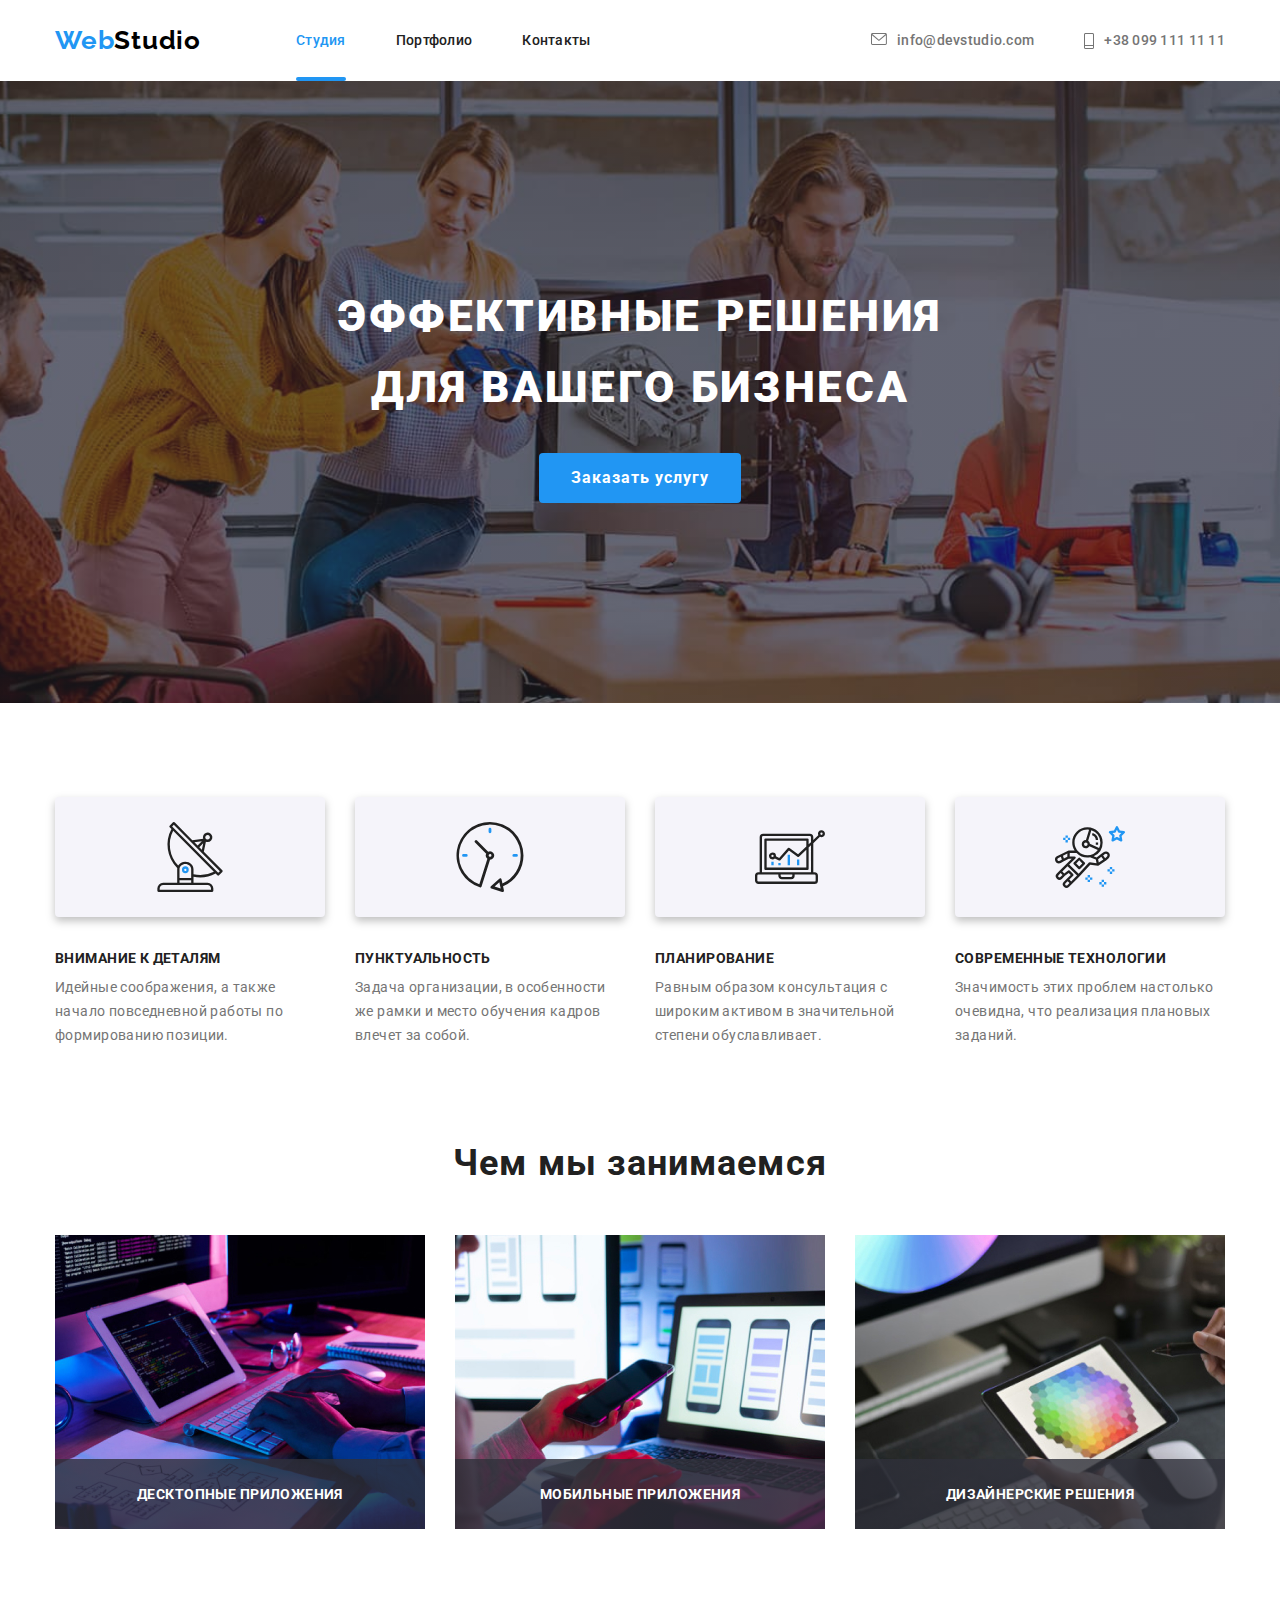
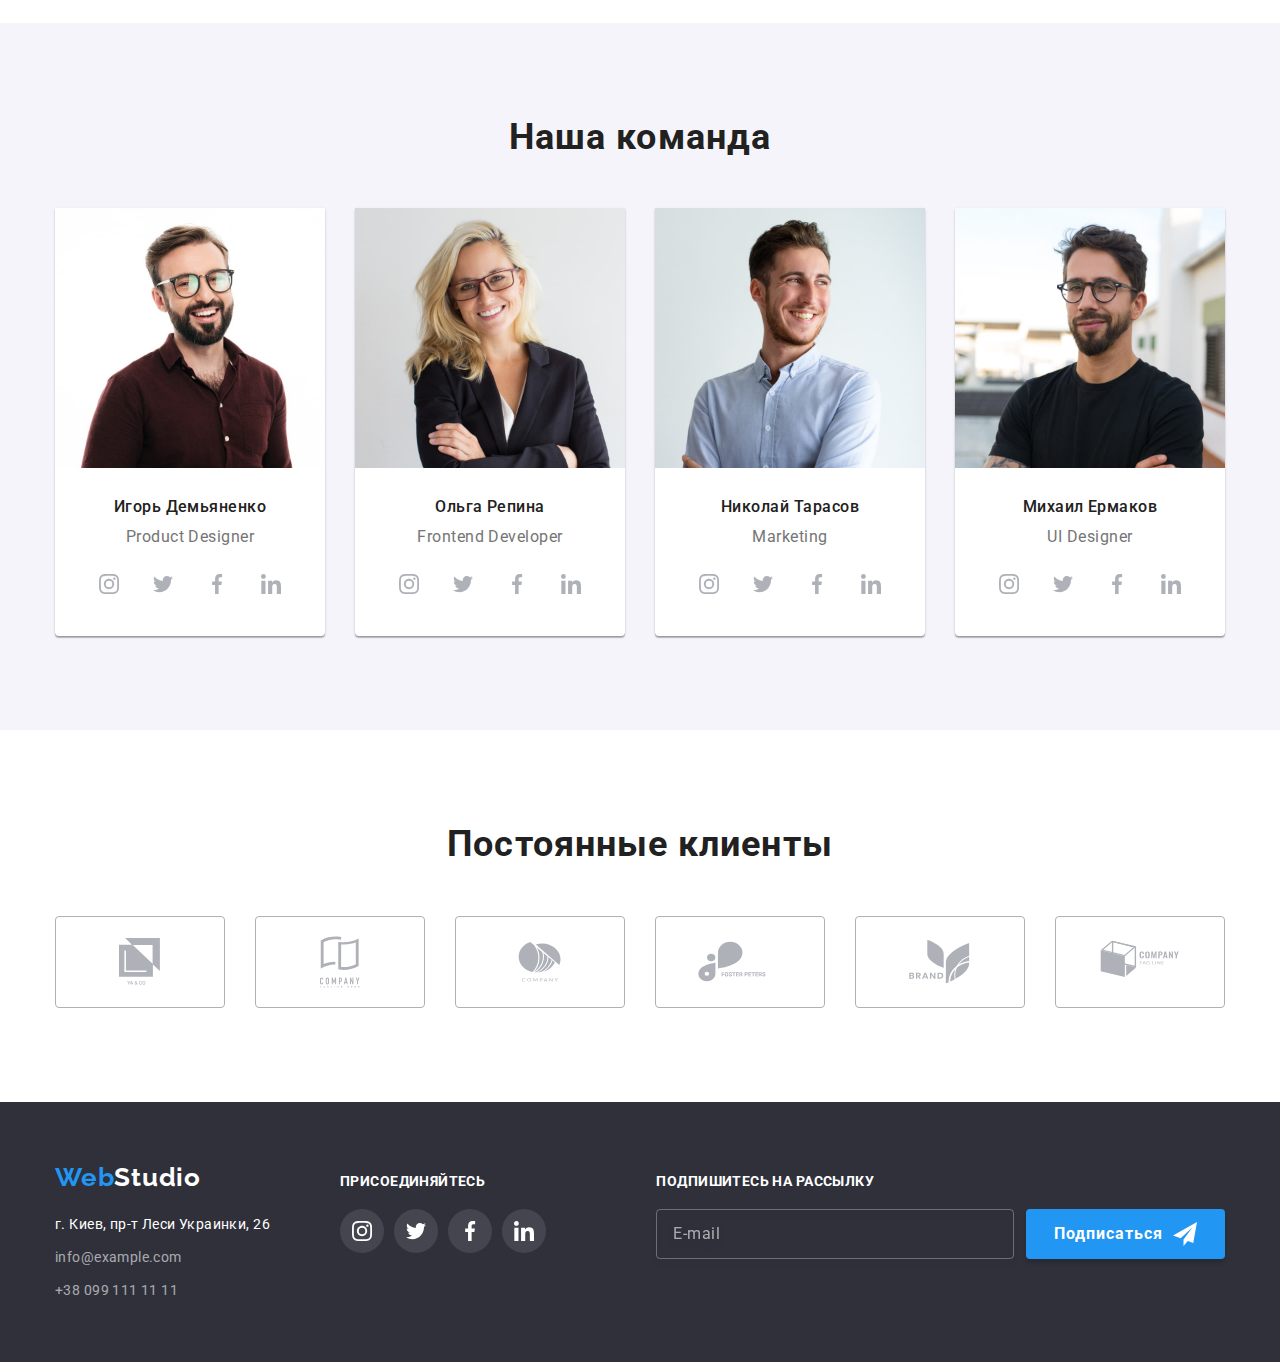
<file: index.html>
<!DOCTYPE html>
<html lang="ru">
<head>

    <meta charset="UTF-8">
    <meta http-equiv="X-UA-Compatible" content="IE=edge">
    <meta name="viewport" content="width=device-width, initial-scale=1.0" />
    <title>Web Studio</title> 
    <link rel="preconnect" href="https://fonts.googleapis.com">
    <link rel="preconnect" href="https://fonts.gstatic.com" crossorigin>
    <link href="https://fonts.googleapis.com/css2?family=Raleway:wght@700&family=Roboto:wght@400;500;700;900&display=swap" rel="stylesheet">
   <link rel="stylesheet" href="./css/modern-normalize.css">
    <link rel="stylesheet" href="./css/main.min.css">
    
</head>
<body>
    <header class="page-header page-header--none-border">
        <div class="container page-header-main-nav">
   
        <a class="page-header__logo" href="./index.html">
      <span class="page-header__logo--color">Web</span>Studio
        </a>
       <nav class="page-header-site-nav">
    <ul class="page-header-site-nav__list list">
        <li class="page-header-site-nav__item"><a href="./index.html" class="page-header-site-nav__link--current">Студия</a></li>
        <li class="page-header-site-nav__item"><a href="./portfolio.html" class="page-header-site-nav__link">Портфолио</a></li>
        <li class="page-header-site-nav__item"><a href="" class="page-header-site-nav__link">Контакты</a></li>

        </ul> 
         </nav>

          <ul class="page-header-site-nav-contacts__list list">
        <li class="page-header-site-nav-contacts__item"><a href="mailto:info@devstudio.com" class="page-header-site-nav-contacts__link"> 
            <svg width="16" height="12" class="page-header-site-nav__icon--mail">
                <use href="./images/icons.svg#icon-email"></use>
            </svg> info@devstudio.com
            
        </a></li>
        <li class="page-header-site-nav-contacts__item"><a href="tel:+380991111111" class="page-header-site-nav-contacts__link">
            <svg width="10" height="16" class="page-header-site-nav__icon--phone">
                <use href="./images/icons.svg#icon-phone"></use>
            </svg>
            +38 099 111 11 11</a></li>
    </ul>

         <button type="button" 
        class="page-header-menu__button-open" data-menu-button>
            <svg 
            width="40" 
            height="40"
            aria-label="Переключатель мобильного меню">
                <use class="page-header__icon-menu" href="./images/icons.svg#icon-menu"></use>
            </svg>
        </button>

        </div>

        
        <div class="page-header-mobile-menu" data-menu>
              <div class="page-header-mobile-menu-container">
                <div class="page-header-mobile-menu-top">
 <button type="button" 
        class="page-header-menu__button-close" data-menu-close>
            <svg 
            width="40" 
            height="40"
            aria-label="Переключатель мобильного меню">
                <use class="page-header__icon-menu-close" href="./images/icons.svg#icon-menu-close"></use>
                
              </svg>
        </button>
             <nav class="page-header-mobile-site-nav">
    <ul class="page-header-mobile-site-nav__list list">
        <li class="page-header-mobile-site-nav__item"><a href="./index.html" class="page-header-mobile-site-nav__link--current">Студия</a></li>
        <li class="page-header-mobile-site-nav__item"><a href="./portfolio.html" class="page-header-mobile-site-nav__link">Портфолио</a></li>
        <li class="page-header-mobile-site-nav__item"><a href="" class="page-header-mobile-site-nav__link">Контакты</a></li>

        </ul> 
         </nav>
                </div>
           <div class="page-header-mobile-menu-bottom">
<ul class="page-header-mobile-site-nav-contacts__list list">
 <li class="page-header-mobile-site-nav-contacts__item"><a href="tel:+380991111111" class="page-header-mobile-site-nav-contacts__link--phone">
            +38 099 111 11 11</a></li>
        <li class="page-header-mobile-site-nav-contacts__item"><a href="mailto:info@devstudio.com" class="page-header-mobile-site-nav-contacts__link"> 
            info@devstudio.com
            
        </a></li>  
    </ul>

    <ul class="page-header-mobile-site-nav-socials__list list">
    <li class="page-header-mobile-site-nav-socials__item"><a class="page-header-mobile-site-nav-socials__link" href="#">Instagram</a></li>
    <li class="page-header-mobile-site-nav-socials__item"><a class="page-header-mobile-site-nav-socials__link" href="#">Twitter</a></li>
    <li class="page-header-mobile-site-nav-socials__item"><a class="page-header-mobile-site-nav-socials__link" href="#">Facebook</a></li>
    <li class="page-header-mobile-site-nav-socials__item"><a class="page-header-mobile-site-nav-socials__link" href="#">LinkedIn</a></li>
    </ul>

</div>
   
    </div>
   </div>
        
    </header>

<main>
    
    <section class="hero">
        <h1 class="hero__title">Эффективные решения Для вашего бизнеса</h1>
        <button data-modal-open type="button" class="hero__button">Заказать услугу</button>
    </section>

    

    <section class="features">
        <div class="container">
    <h2 class="visually-hidden">Наши преимущества</h2>

<ul class="list features__list">
    <li class="features__item">
        <svg class="features__icon">
            <use href="./images/icons.svg#icon-antena"></use>
        </svg>
        <h3 class="features__title">Внимание к деталям</h3>
        <p class="features__text">Идейные соображения, а также начало повседневной работы по формированию позиции.</p>
    </li>
    
    <li class="features__item">
        <svg class="features__icon">
            <use href="./images/icons.svg#icon-clock"></use>
        </svg>
        <h3 class="features__title">Пунктуальность</h3>
        <p class="features__text">Задача организации, в особенности же рамки и место обучения кадров влечет за собой.</p>
    </li>

    <li class="features__item">
       <svg class="features__icon">
           <use href="./images/icons.svg#icon-diagram"></use>
       </svg>
        <h3 class="features__title">Планирование</h3>
        <p class="features__text">Равным образом консультация с широким активом в значительной степени обуславливает.</p>
    </li>

    <li class="features__item">
        <svg class="features__icon">
            <use href="./images/icons.svg#icon-astronaut"></use>
        </svg>
        <h3 class="features__title">Современные технологии</h3>
        <p class="features__text">Значимость этих проблем настолько очевидна, что реализация плановых заданий.</p>
    </li>

</ul>
        </div>
    </section>


    <section class="activites">
        <div class="container">
        <h2 class="activites__title">Чем мы занимаемся</h2>
<ul class="list activites__list">
        <li class="activites__item">
            <img srcset="
           ./images/box1-370.jpg 1x,
            ./images/box1-740.jpg 2x
           "
            src="./images/box1-370.jpg" width="370" height="295" alt="Програмирование">
     <p class="activites__text">Десктопные приложения</p>
        </li>
        <li class="activites__item">
           <img srcset="
           ./images/box2-370.jpg 1x,
            ./images/box2-740.jpg 2x
           "
           src="./images/box2-370.jpg" width="370" alt="Маркетинг">
        <p class="activites__text">Мобильные приложения</p>
        </li>
        <li class="activites__item">
            <img srcset="
           ./images/box3-370.jpg 1x,
            ./images/box3-740.jpg 2x
           "
            src="./images/box3-370.jpg" width="370" height="295" alt="Графический дизайн">
        <p class="activites__text">Дизайнерские решения</p>
        </li>
</ul>
        </div>
    </section>


    <section class="crew">
        <div class="container">
        <h2 class="crew__title">Наша команда</h2>
    <ul class=" crew__list list">
        <li class="crew__item"> 
            <picture>
                <source
                srcset="
                ./images/crew1-270.jpg 1x,
                ./images/crew1-540.jpg 2x
                "
                media="(min-width: 1200px)"
                />
                <source
                srcset="
                ./images/crew1-354.jpg 1x,
                ./images/crew1-708.jpg 2x
                "
                media="(min-width: 768px)"
                />
                <source
                srcset="
                ./images/crew1-450.jpg 1x,
                ./images/crew1-900.jpg 2x
                "
                media="(max-width: 767px)"
                />
                <img src="./images/crew1-900.jpg" alt="Игорь Демьяненко Product Designer">
            </picture>
            
            <div class="crew__content">
            <h3 class="crew__name">Игорь Демьяненко</h3> 
            <p class="crew__text">Product Designer</p>
            <ul class="list crew__link__list">
            <li  class="crew__link__item"><a class="crew__link" href="#">
                <svg class="crew__icon">
                    <use href="./images/icons.svg#icon-instagram"></use>
                </svg>
            </a>
            </li>
            <li class="crew__link__item"><a class="crew__link" href="#">
                <svg class="crew__icon">
                    <use href="./images/icons.svg#icon-twitter"></use>
                </svg>
            </a>
            </li>
            <li class="crew__link__item"><a class="crew__link" href="#">
                <svg class="crew__icon">
                    <use href="./images/icons.svg#icon-facebook"></use>
                </svg>
            </a>
            </li>
            <li class="crew__link__item"><a class="crew__link" href="#">
                <svg class="crew__icon">
                    <use href="./images/icons.svg#icon-linkedin"></use>
                </svg>
            </a>
            </li>
            </ul>
            </div>
        

        <li class="crew__item">
            <picture>
                <source
                srcset="
                ./images/crew2-270.jpg 1x,
                ./images/crew2-540.jpg 2x
                "
                media="(min-width: 1200px)"
                />
                <source
                srcset="
                ./images/crew2-354.jpg 1x,
                ./images/crew2-708.jpg 2x
                "
                media="(min-width: 768px)"
                />
                <source
                srcset="
                ./images/crew2-450.jpg 1x,
                ./images/crew2-900.jpg 2x
                "
                media="(max-width: 767px)"
                />
                <img src="./images/crew2-900.jpg" alt="Ольга Репина Frontend Developer">
            </picture>
            <div class="crew__content">
            <h3 class="crew__name">Ольга Репина</h3>
            <p class="crew__text">Frontend Developer</p>
                <ul class="list crew__link__list">
            <li class="crew__link__item"><a class="crew__link" href="#">
                <svg class="crew__icon">
                    <use href="./images/icons.svg#icon-instagram"></use>
                </svg>
            </a>
            </li>
            <li class="crew__link__item"><a class="crew__link" href="#">
                <svg class="crew__icon">
                    <use href="./images/icons.svg#icon-twitter"></use>
                </svg>
            </a>
            </li>
            <li class="crew__link__item"><a class="crew__link" href="#">
                <svg class="crew__icon">
                    <use href="./images/icons.svg#icon-facebook"></use>
                </svg>
            </a>
            </li>
            <li class="crew__link__item"><a class="crew__link" href="#">
                <svg class="crew__icon">
                    <use href="./images/icons.svg#icon-linkedin"></use>
                </svg>
            </a>
            </li>
            </ul>
            </div>
        </li>

        <li class="crew__item">
            <picture>
                <source
                srcset="
                ./images/crew3-270.jpg 1x,
                ./images/crew3-540.jpg 2x
                "
                media="(min-width: 1200px)"
                />
                <source
                srcset="
                ./images/crew3-354.jpg 1x,
                ./images/crew3-708.jpg 2x
                "
                media="(min-width: 768px)"
                />
                <source
                srcset="
                ./images/crew3-450.jpg 1x,
                ./images/crew3-900.jpg 2x
                "
                media="(max-width: 767px)"
                />
                <img src="./images/crew3-900.jpg" alt="Николай Тарасов Marketing">
            </picture>
            <div class="crew__content">
                <h3 class="crew__name">Николай Тарасов</h3>
                <p class="crew__text">Marketing</p>
<ul class="list crew__link__list">
            <li class="crew__link__item"><a class="crew__link" href="#">
                <svg class="crew__icon">
                    <use href="./images/icons.svg#icon-instagram"></use>
                </svg>
            </a>
            </li>
            <li class="crew__link__item"><a class="crew__link" href="#">
                <svg class="crew__icon">
                    <use href="./images/icons.svg#icon-twitter"></use>
                </svg>
            </a>
            </li>
            <li class="crew__link__item"><a class="crew__link" href="#">
                <svg class="crew__icon">
                    <use href="./images/icons.svg#icon-facebook"></use>
                </svg>
            </a>
            </li>
            <li class="crew__link__item"><a class="crew__link" href="#">
                <svg class="crew__icon">
                    <use href="./images/icons.svg#icon-linkedin"></use>
                </svg>
            </a>
            </li>
            </ul>
            </div>
        </li>
        
        <li class="crew__item">
            <picture>
                <source
                srcset="
                ./images/crew4-270.jpg 1x,
                ./images/crew4-540.jpg 2x
                "
                media="(min-width: 1200px)"
                />
                <source
                srcset="
                ./images/crew4-354.jpg 1x,
                ./images/crew4-708.jpg 2x
                "
                media="(min-width: 768px)"
                />
                <source
                srcset="
                ./images/crew4-450.jpg 1x,
                ./images/crew4-900.jpg 2x
                "
                media="(max-width: 767px)"
                />
                <img src="./images/crew4-900.jpg" alt="Михаил Ермаков UI Designer">
            </picture>
            <div class="crew__content">
                <h3 class="crew__name">Михаил Ермаков</h3>
                <p class="crew__text">UI Designer</p>
<ul class="list crew__link__list">
            <li class="crew__link__item"><a class="crew__link" href="#">
                <svg class="crew__icon">
                    <use href="./images/icons.svg#icon-instagram"></use>
                </svg>
            </a>
            </li>
            <li class="crew__link__item"><a class="crew__link" href="#">
                <svg class="crew__icon">
                    <use href="./images/icons.svg#icon-twitter"></use>
                </svg>
            </a>
            </li>
            <li class="crew__link__item"><a class="crew__link" href="#">
                <svg class="crew__icon">
                    <use href="./images/icons.svg#icon-facebook"></use>
                </svg>
            </a>
            </li>
            <li class="crew__link__item"><a class="crew__link" href="#">
                <svg class="crew__icon">
                    <use href="./images/icons.svg#icon-linkedin"></use>
                </svg>
            </a>
            </li>
            </ul>
                </div>
        </li>
    </ul>
    </div>
    </section>

    <section class="clients">
        <div class="container">
            <h2 class="clients__title">Постоянные клиенты</h2>
            <ul class="list clients__list">
                <li class="clients__item"><a class="clients__link" href="#">
                    <svg width="41" height="47" class="clients__icon">
                        <use href="./images/icons.svg#icon-client1"></use>
                    </svg>
                </a></li>
                <li class="clients__item"><a class="clients__link" href="#">
                    <svg width="40" height="52" class="clients__icon">
                        <use href="./images/icons.svg#icon-client2"></use>
                    </svg>
                </a></li>
                <li class="clients__item"><a class="clients__link" href="#">
                    <svg width="43" height="41" class="clients__icon">
                        <use href="./images/icons.svg#icon-client3"></use>
                    </svg>
                </a></li>
                <li class="clients__item"><a class="clients__link" href="#">
                    <svg width="84" height="41" class="clients__icon">
                        <use href="./images/icons.svg#icon-client4"></use>
                    </svg>
                </a></li>
                <li class="clients__item"><a class="clients__link" href="#">
                    <svg width="63" height="45" class="clients__icon">
                        <use href="./images/icons.svg#icon-client5"></use>
                    </svg>
                </a></li>
                <li class="clients__item"><a class="clients__link" href="#">
                    <svg width="94" height="44" class="clients__icon">
                        <use href="./images/icons.svg#icon-client6"></use>
                    </svg>
                </a></li>
            </ul>
        </div>
    </section>

</main>

   <footer class="page-footer">
        <div class="container page-footer__container">
            <div class="page-footer__column">
        <a class="page-footer__logo" href="./index.html"><span class="page-footer__logo--color" >Web</span>Studio</a>

        <address style="font-style:normal;">
        <ul class="list footer-list">
    <li class="page-footer__link__item">
       <a class="page-footer__adress" href="https://goo.gl/maps/MrdQJycXRBSHevHh7" target="_blank" rel="noopener nofollow noreferrer"> г. Киев, пр-т Леси Украинки, 26</a>
    </li>
        
    <li class="page-footer__link__item">
       <a class="page-footer__link" href="mailto:info@example.com">info@example.com</a>
    </li>

    <li class="page-footer__link__item">
       <a class="page-footer__link" href="tel:+380991111111">+38 099 111 11 11</a>
    </li>
</ul>

</address>
            </div>
<div class="page-footer__column">
    <p class="page-footer-socials__text">Присоединяйтесь</p>
    <ul class="list page-footer-socials__list">
        <li class="page-footer-socials__item"><a class="page-footer-socials__link" href="#">
            <svg class="page-footer-socials__icon">
                <use href="./images/icons.svg#icon-instagram"></use>
            </svg>
        </a></li>
        <li class="page-footer-socials__item"><a class="page-footer-socials__link" href="#">
            <svg class="page-footer-socials__icon">
                <use href="./images/icons.svg#icon-twitter"></use>
            </svg></a></li>
        <li class="page-footer-socials__item"><a class="page-footer-socials__link" href="#">
            <svg class="page-footer-socials__icon">
                <use href="./images/icons.svg#icon-facebook"></use>
            </svg></a></li>
        <li class="page-footer-socials__item"><a class="page-footer-socials__link" href="#">
            <svg class="page-footer-socials__icon">
                <use href="./images/icons.svg#icon-linkedin"></use>
            </svg></a></li>
    </ul>
        </div>

<div class="page-footer-form__column">
   
    <form>
         <p class="page-footer-form__text">Подпишитесь на рассылку</p>
        
            <div class="page-footer__field">
                <label for="footer-email"></label>
        <input class="page-footer__input" required type="text" name="email" id="footer-email"  placeholder="E-mail">
        <button class="page-footer__submit-button" type="submit">Подписаться
        <svg class="page-footer__button__icon" width="24" height="24">
            <use href="./images/icons.svg#icon-send"></use>
        </svg>
        </button>
    </div>
    </form>
    
</div> 

</div>

        
        
    </footer>

    <div class="backdrop is-hidden" data-modal>
        <div class="modal">
            <button data-modal-close type="button" class="modal__button">
                <svg class="modal__icon">
                    <use href="./images/icons.svg#icon-close-modal"></use>
                </svg>
            </button>
           
            <form class="modal-form">
                 <p class="modal__text">
                Оставьте свои данные, мы вам перезвоним
            </p>
                
        <label class="modal-form__field">
            <span class="modal-form__label">Имя</span>
    <input class="modal-form__input" required type="text" name="name">
         <svg  class="modal-form__icon">
            <use href="./images/icons.svg#icon-modal-person"></use>
        </svg>
        </label>

                

                
        <label class="modal-form__field">
            <span class="modal-form__label">Телефон</span>
    <input class="modal-form__input" required type="tel" name="tel">
     <svg  class="modal-form__icon">
            <use href="./images/icons.svg#icon-modal-phone"></use>
     </svg>
        </label>

                
        <label class="modal-form__field">
            <span class="modal-form__label">Почта</span>
        <input class="modal-form__input" required type="email" name="email">
         <svg  class="modal-form__icon">
            <use href="./images/icons.svg#icon-modal-email"></use>
        </svg>
        </label>
                

                <label class="modal-textarea__field">
                    <span class="modal-textarea__label">Комментарий</span>
        <textarea class="modal-textarea-comment" name="comment" rows="10" placeholder="Введите текст"></textarea>
                </label>

 <label class="modal-checkbox__field">
        <input class="modal-checkbox__input" required type="checkbox" name="policy" value="policy">
            <svg class="modal-checkbox__icon">
           <use href="./images/icons.svg#icon-modal-check"></use>
       </svg>
<span class="modal-checkbox__label">Соглашаюсь с рассылкой и принимаю <a href="#" class="modal-checkbox__link">Условия договора</a>
</span>
        
       
 </label>
        
        <button class="modal__submit-button" type="submit">Отправить</button>
            </form>
        </div>
    </div>
    <script src="./js/mobile-menu.js"></script>
   <script src="./js/modal.js"></script>
</body>
</html>
</file>
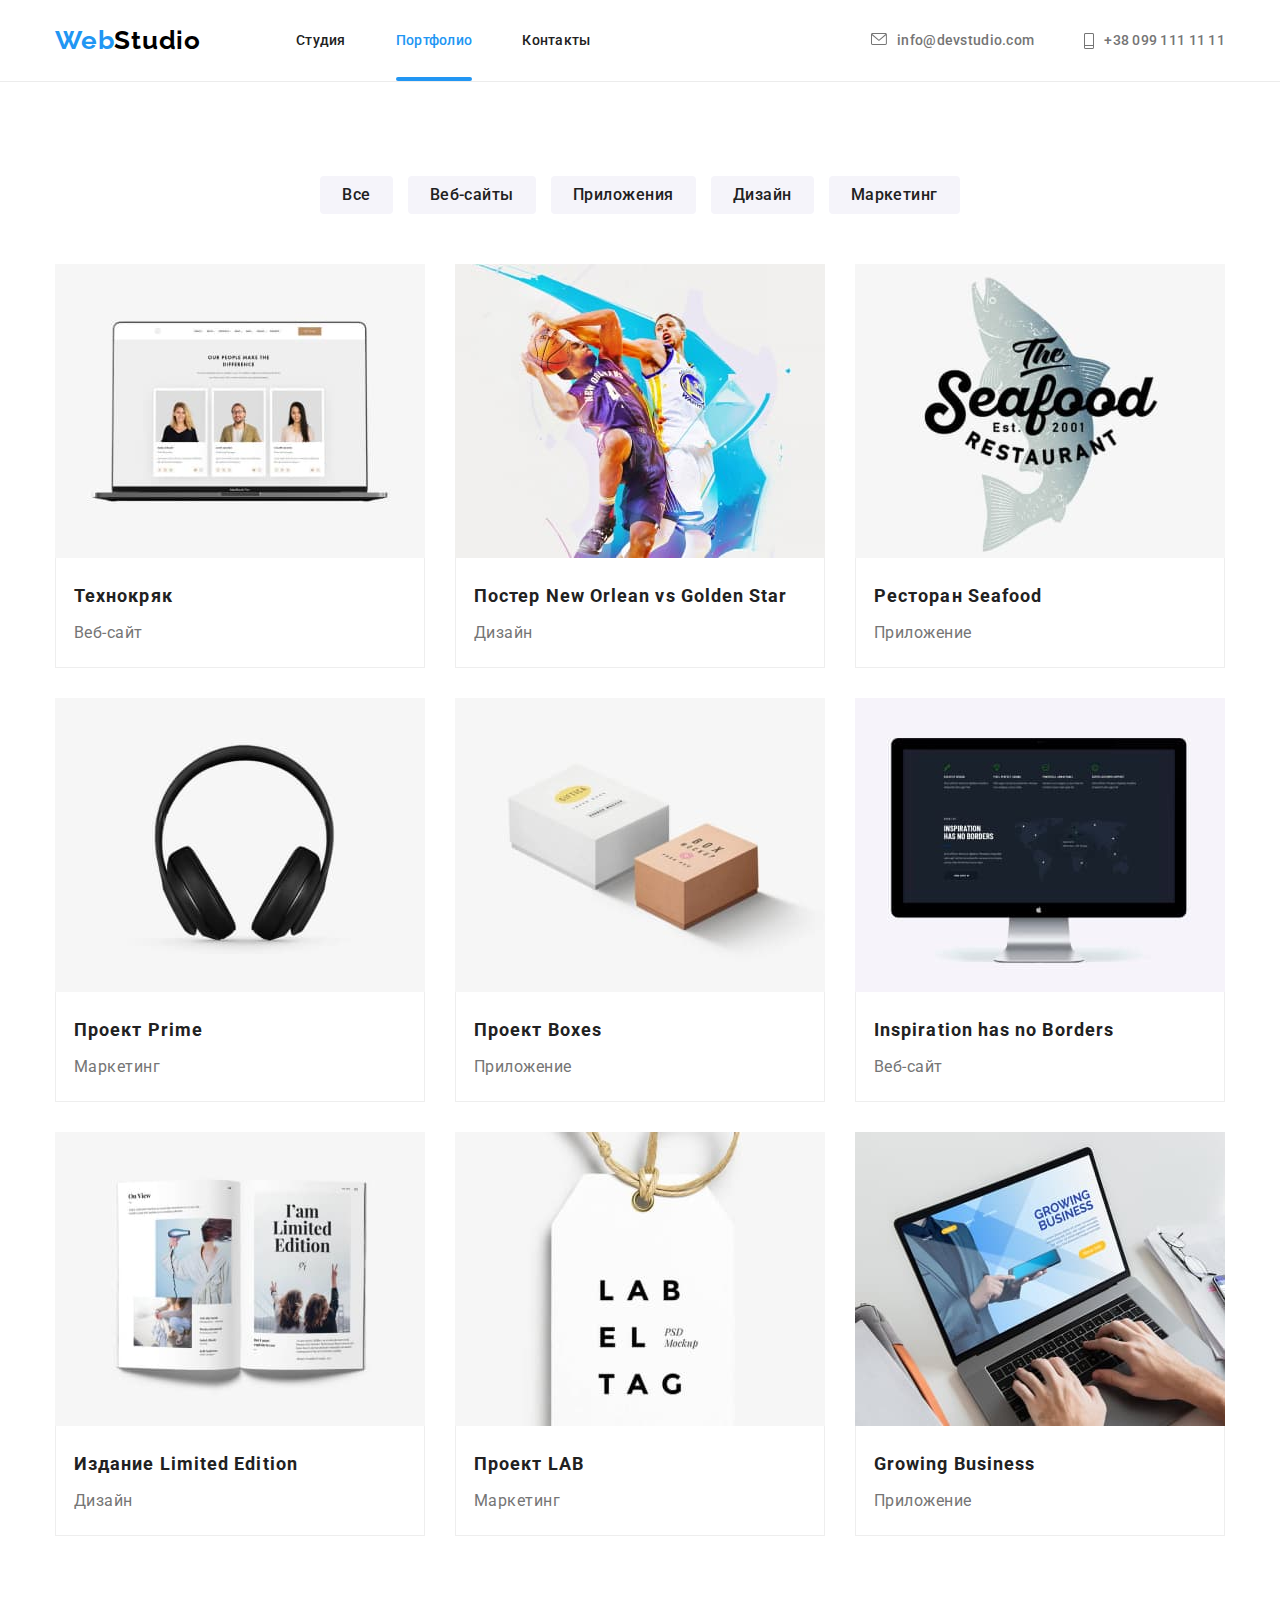
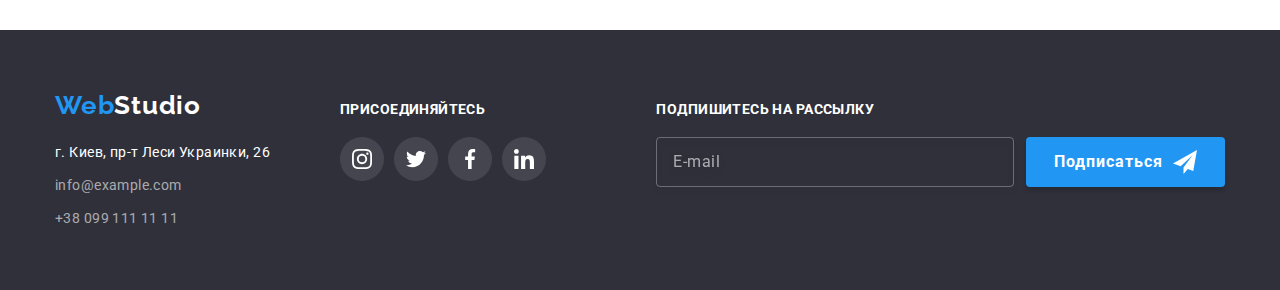
<file: portfolio.html>
<!DOCTYPE html>
<html lang="ru">
<head>
    <meta charset="UTF-8">
    <meta http-equiv="X-UA-Compatible" content="IE=edge">
    <meta name="viewport" content="width=device-width, initial-scale=1.0" />
    <title>Портфолио</title>
    <link rel="preconnect" href="https://fonts.googleapis.com">
    <link rel="preconnect" href="https://fonts.gstatic.com" crossorigin>
    <link href="https://fonts.googleapis.com/css2?family=Raleway:wght@700&family=Roboto:wght@400;500;700;900&display=swap" rel="stylesheet">
    <link rel="stylesheet" href="./css/modern-normalize.css">
    <link rel="stylesheet" href="./css/main.min.css">
  
    
</head>
<body>
   <header class="page-header page-header">
        <div class="container page-header-main-nav">
   
        <a class="page-header__logo" href="./index.html">
      <span class="page-header__logo--color">Web</span>Studio
        </a>
       <nav class="page-header-site-nav">
    <ul class="page-header-site-nav__list list">
        <li class="page-header-site-nav__item"><a href="./index.html" class="page-header-site-nav__link">Студия</a></li>
        <li class="page-header-site-nav__item"><a href="./portfolio.html" class="page-header-site-nav__link--current">Портфолио</a></li>
        <li class="page-header-site-nav__item"><a href="" class="page-header-site-nav__link">Контакты</a></li>

        </ul> 
         </nav>

          <ul class="page-header-site-nav-contacts__list list">
        <li class="page-header-site-nav-contacts__item"><a href="mailto:info@devstudio.com" class="page-header-site-nav-contacts__link"> 
            <svg width="16" height="12" class="page-header-site-nav__icon--mail">
                <use href="./images/icons.svg#icon-email"></use>
            </svg> info@devstudio.com
            
        </a></li>
        <li class="page-header-site-nav-contacts__item"><a href="tel:+380991111111" class="page-header-site-nav-contacts__link">
            <svg width="10" height="16" class="page-header-site-nav__icon--phone">
                <use href="./images/icons.svg#icon-phone"></use>
            </svg>
            +38 099 111 11 11</a></li>
    </ul>

         <button type="button" 
        class="page-header-menu__button-open" data-menu-button>
            <svg 
            width="40" 
            height="40"
            aria-label="Переключатель мобильного меню">
                <use class="page-header__icon-menu" href="./images/icons.svg#icon-menu"></use>
            </svg>
        </button>

        </div>

        
        <div class="page-header-mobile-menu" data-menu>
              <div class="page-header-mobile-menu-container">
                <div class="page-header-mobile-menu-top">
 <button type="button" 
        class="page-header-menu__button-close" data-menu-close>
            <svg 
            width="40" 
            height="40"
            aria-label="Переключатель мобильного меню">
                <use class="page-header__icon-menu-close" href="./images/icons.svg#icon-menu-close"></use>
                
              </svg>
        </button>
             <nav class="page-header-mobile-site-nav">
    <ul class="page-header-mobile-site-nav__list list">
        <li class="page-header-mobile-site-nav__item"><a href="./index.html" class="page-header-mobile-site-nav__link">Студия</a></li>
        <li class="page-header-mobile-site-nav__item"><a href="./portfolio.html" class="page-header-mobile-site-nav__link--current">Портфолио</a></li>
        <li class="page-header-mobile-site-nav__item"><a href="" class="page-header-mobile-site-nav__link">Контакты</a></li>

        </ul> 
         </nav>
                </div>
           <div class="page-header-mobile-menu-bottom">
<ul class="page-header-mobile-site-nav-contacts__list list">
 <li class="page-header-mobile-site-nav-contacts__item"><a href="tel:+380991111111" class="page-header-mobile-site-nav-contacts__link--phone">
            +38 099 111 11 11</a></li>
        <li class="page-header-mobile-site-nav-contacts__item"><a href="mailto:info@devstudio.com" class="page-header-mobile-site-nav-contacts__link"> 
            info@devstudio.com
            
        </a></li>  
    </ul>

    <ul class="page-header-mobile-site-nav-socials__list list">
    <li class="page-header-mobile-site-nav-socials__item"><a class="page-header-mobile-site-nav-socials__link" href="#">Instagram</a></li>
    <li class="page-header-mobile-site-nav-socials__item"><a class="page-header-mobile-site-nav-socials__link" href="#">Twitter</a></li>
    <li class="page-header-mobile-site-nav-socials__item"><a class="page-header-mobile-site-nav-socials__link" href="#">Facebook</a></li>
    <li class="page-header-mobile-site-nav-socials__item"><a class="page-header-mobile-site-nav-socials__link" href="#">LinkedIn</a></li>
    </ul>

</div>
   
    </div>
   </div>
        
    </header>

    <main>

    <section class="portfolio">
    <div class="container">
        <h1 class="visually-hidden">Примеры работ</h1>
        <ul class=" portfolio-button__list list">
            <li class="portfolio-button__item"><button class="portfolio-button" type="button">Все</button></li>
            <li class="portfolio-button__item"><button class="portfolio-button" type="button">Веб-сайты</button></li>
            <li class="portfolio-button__item"><button class="portfolio-button" type="button">Приложения</button></li>
            <li class="portfolio-button__item"><button class="portfolio-button" type="button">Дизайн</button></li>
            <li class="portfolio-button__item"><button class="portfolio-button" type="button">Маркетинг</button></li>
        </ul>

        <ul class="list card-set__list">
        <li class="card-set__item">
            <a href="#" class="card-set__link">
            <div class="card-set__thumb">
            <picture>
                <source
                srcset="
                ./images/technokryak-370.jpg 1x,
                ./images/technokryak-740.jpg 2x
                "
                media="(min-width: 1200px)"
                />
                <source
                srcset="
                ./images/technokryak-354.jpg 1x,
                ./images/technokryak-708.jpg 2x
                "
                media="(min-width: 768px)"
                />
                <source
                srcset="
                ./images/technokryak-450.jpg 1x,
                ./images/technokryak-900.jpg 2x
                "
                media="(max-width: 767px)"
                />
                <img src="./images/technokryak-900.jpg" alt="Технокряк">
            </picture>
            <div class="card-set__animation"><div class="card-set__overlay"><p class="card-set__overlay__text">Ресурс предлагает комплексные предложения с разным уровнем функционала и сервисов. Все это позволит посетителю получить исчерпывающие сведения о компании или частном лице</p>
            </div></div>
        </div>
            
            <div class="card-set__content"><h2 class="card-set__name">Технокряк</h2>
            <p class="card-set__text">Веб-сайт</p></div>
            </a>
        </li>

        <li class="card-set__item">
        <a href="#" class="card-set__link">
            <div class="card-set__thumb">
                 <picture>
                <source
                srcset="
                ./images/poster-370.jpg 1x,
                ./images/poster-740.jpg 2x
                "
                media="(min-width: 1200px)"
                />
                <source
                srcset="
                ./images/poster-354.jpg 1x,
                ./images/poster-708.jpg 2x
                "
                media="(min-width: 768px)"
                />
                <source
                srcset="
                ./images/poster-450.jpg 1x,
                ./images/poster-900.jpg 2x
                "
                media="(max-width: 767px)"
                />
                <img src="./images/poster-900.jpg" alt="Постер New Orlean vs Golden Star">
            </picture>
               <div class="card-set__animation"> <div class="card-set__overlay"><p class="card-set__overlay__text">Ресурс предлагает комплексные предложения с разным уровнем функционала и сервисов. Все это позволит посетителю получить исчерпывающие сведения о компании или частном лице</p>
            </div></div>
            </div> 
            <div class="card-set__content"><h2 class="card-set__name">Постер New Orlean vs Golden Star</h2>
            <p class="card-set__text">Дизайн</p></div>
        </a>
        </li>

        <li class="card-set__item">
        <a href="#" class="card-set__link">
            <div class="card-set__thumb">
                  <picture>
                <source
                srcset="
                ./images/seafood-370.jpg 1x,
                ./images/seafood-740.jpg 2x
                "
                media="(min-width: 1200px)"
                />
                <source
                srcset="
                ./images/seafood-354.jpg 1x,
                ./images/seafood-708.jpg 2x
                "
                media="(min-width: 768px)"
                />
                <source
                srcset="
                ./images/seafood-450.jpg 1x,
                ./images/seafood-900.jpg 2x
                "
                media="(max-width: 767px)"
                />
                <img src="./images/seafood-900.jpg" alt="Ресторан Seafood">
            </picture>
                <div class="card-set__animation"> <div class="card-set__overlay"><p class="card-set__overlay__text">Ресурс предлагает комплексные предложения с разным уровнем функционала и сервисов. Все это позволит посетителю получить исчерпывающие сведения о компании или частном лице</p>
            </div></div>
            </div>
            <div class="card-set__content"><h2 class="card-set__name">Ресторан Seafood</h2>
            <p class="card-set__text">Приложение</p></div>
        </a>
        </li>

        <li class="card-set__item">
        <a href="#" class="card-set__link">
            <div class="card-set__thumb">
                  <picture>
                <source
                srcset="
                ./images/prime-370.jpg 1x,
                ./images/prime-740.jpg 2x
                "
                media="(min-width: 1200px)"
                />
                <source
                srcset="
                ./images/prime-354.jpg 1x,
                ./images/prime-708.jpg 2x
                "
                media="(min-width: 768px)"
                />
                <source
                srcset="
                ./images/prime-450.jpg 1x,
                ./images/prime-900.jpg 2x
                "
                media="(max-width: 767px)"
                />
                <img src="./images/prime-900.jpg" alt="Проект Prime">
            </picture>
                <div class="card-set__animation"> <div class="card-set__overlay"><p class="card-set__overlay__text">Ресурс предлагает комплексные предложения с разным уровнем функционала и сервисов. Все это позволит посетителю получить исчерпывающие сведения о компании или частном лице</p>
            </div></div>
            </div>
            <div class="card-set__content"><h2 class="card-set__name">Проект Prime</h2>
            <p class="card-set__text">Маркетинг</p></div>
        </a>
        </li>

        <li class="card-set__item">
        <a href="#" class="card-set__link">
            <div class="card-set__thumb">
                  <picture>
                <source
                srcset="
                ./images/boxes-370.jpg 1x,
                ./images/boxes-740.jpg 2x
                "
                media="(min-width: 1200px)"
                />
                <source
                srcset="
                ./images/boxes-354.jpg 1x,
                ./images/boxes-708.jpg 2x
                "
                media="(min-width: 768px)"
                />
                <source
                srcset="
                ./images/boxes-450.jpg 1x,
                ./images/boxes-900.jpg 2x
                "
                media="(max-width: 767px)"
                />
                <img src="./images/boxes-900.jpg" alt="Проект Boxes">
            </picture>
                <div class="card-set__animation"> <div class="card-set__overlay"><p class="card-set__overlay__text">Ресурс предлагает комплексные предложения с разным уровнем функционала и сервисов. Все это позволит посетителю получить исчерпывающие сведения о компании или частном лице</p>
            </div></div>
            </div>
            <div class="card-set__content"><h2 class="card-set__name">Проект Boxes</h2>
            <p class="card-set__text">Приложение</p></div>
        </a>
        </li>

        <li class="card-set__item">
        <a href="#" class="card-set__link">
            <div class="card-set__thumb">
                  <picture>
                <source
                srcset="
                ./images/inspiration-370.jpg 1x,
                ./images/inspiration-740.jpg 2x
                "
                media="(min-width: 1200px)"
                />
                <source
                srcset="
                ./images/inspiration-354.jpg 1x,
                ./images/inspiration-708.jpg 2x
                "
                media="(min-width: 768px)"
                />
                <source
                srcset="
                ./images/inspiration-450.jpg 1x,
                ./images/inspiration-900.jpg 2x
                "
                media="(max-width: 767px)"
                />
                <img src="./images/inspiration-900.jpg" alt="Inspiration has no Borders">
            </picture>
                <div class="card-set__animation"> <div class="card-set__overlay"><p class="card-set__overlay__text">Ресурс предлагает комплексные предложения с разным уровнем функционала и сервисов. Все это позволит посетителю получить исчерпывающие сведения о компании или частном лице</p>
            </div></div>
            </div>
            <div class="card-set__content"><h2 class="card-set__name">Inspiration has no Borders</h2>
            <p class="card-set__text">Веб-сайт</p></div>
        </a>
        </li>

        <li class="card-set__item">
        <a href="#" class="card-set__link">
            <div class="card-set__thumb">
                    <picture>
                <source
                srcset="
                ./images/limited-370.jpg 1x,
                ./images/limited-740.jpg 2x
                "
                media="(min-width: 1200px)"
                />
                <source
                srcset="
                ./images/limited-354.jpg 1x,
                ./images/limited-708.jpg 2x
                "
                media="(min-width: 768px)"
                />
                <source
                srcset="
                ./images/limited-450.jpg 1x,
                ./images/limited-900.jpg 2x
                "
                media="(max-width: 767px)"
                />
                <img src="./images/limited-900.jpg" alt="Издание Limited Edition">
                    </picture>
                <div class="card-set__animation"> <div class="card-set__overlay"><p class="card-set__overlay__text">Ресурс предлагает комплексные предложения с разным уровнем функционала и сервисов. Все это позволит посетителю получить исчерпывающие сведения о компании или частном лице</p>
            </div>
        </div>
            </div>
            <div class="card-set__content"><h2 class="card-set__name">Издание Limited Edition</h2>
            <p class="card-set__text">Дизайн</p></div>
        </a>
        </li>

        <li class="card-set__item">
        <a href="#" class="card-set__link">
            <div class="card-set__thumb">
                    <picture>
                <source
                srcset="
                ./images/lab-370.jpg 1x,
                ./images/lab-740.jpg 2x
                "
                media="(min-width: 1200px)"
                />
                <source
                srcset="
                ./images/lab-354.jpg 1x,
                ./images/lab-708.jpg 2x
                "
                media="(min-width: 768px)"
                />
                <source
                srcset="
                ./images/lab-450.jpg 1x,
                ./images/lab-900.jpg 2x
                "
                media="(max-width: 767px)"
                />
                <img src="./images/lab-900.jpg" alt="Проект LAB">
            </picture>
                <div class="card-set__animation"> <div class="card-set__overlay"><p class="card-set__overlay__text">Ресурс предлагает комплексные предложения с разным уровнем функционала и сервисов. Все это позволит посетителю получить исчерпывающие сведения о компании или частном лице</p>
            </div></div>
            </div>
            <div class="card-set__content"><h2 class="card-set__name">Проект LAB</h2>
            <p class="card-set__text">Маркетинг</p></div>
        </a>
        </li>

        <li class="card-set__item">
            <a href="#" class="card-set__link">
            <div class="card-set__thumb">
                    <picture>
                <source
                srcset="
                ./images/growing-370.jpg 1x,
                ./images/growing-740.jpg 2x
                "
                media="(min-width: 1200px)"
                />
                <source
                srcset="
                ./images/growing-354.jpg 1x,
                ./images/growing-708.jpg 2x
                "
                media="(min-width: 768px)"
                />
                <source
                srcset="
                ./images/growing-450.jpg 1x,
                ./images/growing-900.jpg 2x
                "
                media="(max-width: 767px)"
                />
                <img src="./images/growing-900.jpg" alt="Growing Business">
            </picture>
                <div class="card-set__animation"> <div class="card-set__overlay"><p class="card-set__overlay__text">Ресурс предлагает комплексные предложения с разным уровнем функционала и сервисов. Все это позволит посетителю получить исчерпывающие сведения о компании или частном лице</p>
            </div></div>
            </div>
            <div class="card-set__content"><h2 class="card-set__name">Growing Business</h2>
            <p class="card-set__text">Приложение</p></div>
        </a>   
        </li>
    </ul>

</div>
    </section>

    </main>

       <footer class="page-footer">
        <div class="container page-footer__container">
            <div class="page-footer__column">
        <a class="page-footer__logo" href="./index.html"><span class="page-footer__logo--color" >Web</span>Studio</a>

        <address style="font-style:normal;">
        <ul class="list footer-list">
    <li class="page-footer__link__item">
       <a class="page-footer__adress" href="https://goo.gl/maps/MrdQJycXRBSHevHh7" target="_blank" rel="noopener nofollow noreferrer"> г. Киев, пр-т Леси Украинки, 26</a>
    </li>
        
    <li class="page-footer__link__item">
       <a class="page-footer__link" href="mailto:info@example.com">info@example.com</a>
    </li>

    <li class="page-footer__link__item">
       <a class="page-footer__link" href="tel:+380991111111">+38 099 111 11 11</a>
    </li>
</ul>

</address>
            </div>
<div class="page-footer__column">
    <p class="page-footer-socials__text">Присоединяйтесь</p>
    <ul class="list page-footer-socials__list">
        <li class="page-footer-socials__item"><a class="page-footer-socials__link" href="#">
            <svg class="page-footer-socials__icon">
                <use href="./images/icons.svg#icon-instagram"></use>
            </svg>
        </a></li>
        <li class="page-footer-socials__item"><a class="page-footer-socials__link" href="#">
            <svg class="page-footer-socials__icon">
                <use href="./images/icons.svg#icon-twitter"></use>
            </svg></a></li>
        <li class="page-footer-socials__item"><a class="page-footer-socials__link" href="#">
            <svg class="page-footer-socials__icon">
                <use href="./images/icons.svg#icon-facebook"></use>
            </svg></a></li>
        <li class="page-footer-socials__item"><a class="page-footer-socials__link" href="#">
            <svg class="page-footer-socials__icon">
                <use href="./images/icons.svg#icon-linkedin"></use>
            </svg></a></li>
    </ul>
        </div>

<div class="page-footer-form__column">
   
    <form>
         <p class="page-footer-form__text">Подпишитесь на рассылку</p>
        
            <div class="page-footer__field">
                <label for="footer-email"></label>
        <input class="page-footer__input" required type="text" name="email" id="footer-email"  placeholder="E-mail">
        <button class="page-footer__submit-button" type="submit">Подписаться
        <svg class="page-footer__button__icon" width="24" height="24">
            <use href="./images/icons.svg#icon-send"></use>
        </svg>
        </button>
    </div>
    </form>
    
</div> 

</div>

        
        
    </footer>
    <script src="./js/mobile-menu.js"></script>
</body>
</html>
</file>
<file: css/main.min.css>
.visually-hidden{position:absolute;width:1px;height:1px;margin:-1px;border:0;padding:0;white-space:nowrap;-webkit-clip-path:inset(100%);clip-path:inset(100%);clip:rect(0 0 0 0);overflow:hidden}img{display:block;max-width:100%;height:auto}.list{padding:0;margin:0;list-style:none}h1,h2,h3,h4,h5,h6,p{margin-top:0;margin-bottom:0}.container{margin-left:auto;margin-right:auto;padding-left:15px;padding-right:15px}@media screen and (min-width: 480px){.container{width:480px}}@media screen and (min-width: 768px){.container{width:768px}}@media screen and (min-width: 1200px){.container{width:1200px}}body{background-color:#fff;color:#757575;font-family:"Roboto","sans-serif";font-size:14px;letter-spacing:.03em}body.modal-open{overflow:hidden}.page-header{border-bottom:1px solid #ececec}.page-header--none-border{border-bottom:0}.page-header-main-nav{display:-webkit-box;display:-ms-flexbox;display:flex;-webkit-box-align:center;-ms-flex-align:center;align-items:center}.page-header__logo{display:-webkit-box;display:-ms-flexbox;display:flex;-webkit-box-pack:center;-ms-flex-pack:center;justify-content:center;-webkit-box-align:center;-ms-flex-align:center;align-items:center;padding-top:16px;padding-bottom:16px;color:#000;text-decoration:none;font-family:Raleway;font-style:normal;font-weight:700;font-size:26px;line-height:1.2;letter-spacing:.03em;-webkit-transition-property:color;transition-property:color;-webkit-transition-duration:250ms;transition-duration:250ms;-webkit-transition-timing-function:cubic-bezier(0.4, 0, 0.2, 1);transition-timing-function:cubic-bezier(0.4, 0, 0.2, 1)}.page-header__logo--color{color:#2196f3}.page-header__logo:hover,.page-header__logo:focus{color:#2196f3}@media screen and (min-width: 768px){.page-header__logo{padding-top:25px;padding-bottom:25px;margin-right:88px}}@media screen and (min-width: 1200px){.page-header__logo{margin-right:95px}}.page-header-site-nav{display:none}@media screen and (min-width: 768px){.page-header-site-nav{display:-webkit-box;display:-ms-flexbox;display:flex}}.page-header-site-nav__list{display:-webkit-box;display:-ms-flexbox;display:flex;-webkit-box-align:center;-ms-flex-align:center;align-items:center}.page-header-site-nav__item{margin-right:50px}.page-header-site-nav__item:last-child{margin-right:0}.page-header-site-nav__link{display:block;color:#212121;font-family:"Roboto";font-style:normal;text-decoration:none;font-weight:500;font-size:14px;line-height:1.14;letter-spacing:.02em;-webkit-transition-property:color;transition-property:color;-webkit-transition-duration:250ms;transition-duration:250ms;-webkit-transition-timing-function:cubic-bezier(0.4, 0, 0.2, 1);transition-timing-function:cubic-bezier(0.4, 0, 0.2, 1)}.page-header-site-nav__link:hover,.page-header-site-nav__link:focus{color:#2196f3}.page-header-site-nav__link--current{position:relative;font-family:"Roboto";font-style:normal;color:#2196f3;font-weight:500;font-size:14px;line-height:1.14;letter-spacing:.02em;text-decoration:none;display:block;padding-top:32px;padding-bottom:32px}.page-header-site-nav__link--current::after{position:absolute;content:"";left:0;bottom:0;width:100%;height:4px;border-radius:2px;background-color:#2196f3}.page-header-site-nav-contacts__list{display:none}@media screen and (min-width: 768px){.page-header-site-nav-contacts__list{display:block;margin-left:auto}}@media screen and (min-width: 1200px){.page-header-site-nav-contacts__list{display:-webkit-box;display:-ms-flexbox;display:flex;-webkit-box-align:center;-ms-flex-align:center;align-items:center;-webkit-box-pack:center;-ms-flex-pack:center;justify-content:center}}@media screen and (min-width: 768px){.page-header-site-nav-contacts__item{margin-bottom:10px}.page-header-site-nav-contacts__item:last-child{margin-bottom:0}}@media screen and (min-width: 1200px){.page-header-site-nav-contacts__item{margin-right:50px;margin-bottom:0}.page-header-site-nav-contacts__item:last-child{margin-right:0}}.page-header-site-nav__icon--phone{margin-right:10px;fill:currentColor}@media screen and (max-width: 1199px){.page-header-site-nav__icon--phone{width:10px;height:14px}}.page-header-site-nav__icon--mail{margin-right:10px;fill:currentColor}@media screen and (max-width: 1199px){.page-header-site-nav__icon--mail{width:14px;height:10px}}.page-header-site-nav-contacts__link{color:#757575;font-family:"Roboto";color:#757575;text-decoration:none;font-weight:500;font-size:12px;line-height:1.16;letter-spacing:.02em;display:-webkit-box;display:-ms-flexbox;display:flex;-webkit-transition-property:color;transition-property:color;-webkit-transition-duration:250ms;transition-duration:250ms;-webkit-transition-timing-function:cubic-bezier(0.4, 0, 0.2, 1);transition-timing-function:cubic-bezier(0.4, 0, 0.2, 1)}.page-header-site-nav-contacts__link:hover,.page-header-site-nav-contacts__link:focus{color:#2196f3}@media screen and (min-width: 1200px){.page-header-site-nav-contacts__link{font-size:14px;line-height:1.14}}.page-header-menu__button-open{cursor:pointer;display:block;margin-left:auto;padding:0;border:none;background-color:rgba(0,0,0,0);-webkit-transition-property:fill;transition-property:fill;-webkit-transition-duration:250ms;transition-duration:250ms;-webkit-transition-timing-function:cubic-bezier(0.4, 0, 0.2, 1);transition-timing-function:cubic-bezier(0.4, 0, 0.2, 1)}.page-header-menu__button-open:hover,.page-header-menu__button-open:focus{fill:#2196f3}@media screen and (min-width: 768px){.page-header-menu__button-open{display:none}}.page-header-mobile-menu{display:none;position:fixed;top:0;left:0;width:100vw;height:100vh;padding-top:10px;padding-bottom:48px;padding-left:40px;padding-right:30px;background-color:#fff}.page-header-mobile-menu.is-open{display:block;z-index:2}@media screen and (min-width: 768px){.page-header-mobile-menu.is-open{display:none}}.page-header-mobile-menu-container{display:-webkit-box;display:-ms-flexbox;display:flex;-webkit-box-orient:vertical;-webkit-box-direction:normal;-ms-flex-direction:column;flex-direction:column;height:100%;-webkit-box-pack:justify;-ms-flex-pack:justify;justify-content:space-between;overflow:auto;width:100%}.page-header-menu__button-close{cursor:pointer;display:block;margin-left:auto;padding:0;border:none;background-color:rgba(0,0,0,0);-webkit-transition-property:fill;transition-property:fill;-webkit-transition-duration:250ms;transition-duration:250ms;-webkit-transition-timing-function:cubic-bezier(0.4, 0, 0.2, 1);transition-timing-function:cubic-bezier(0.4, 0, 0.2, 1)}.page-header-menu__button-close:hover,.page-header-menu__button-close:focus{fill:#2196f3}@media screen and (min-width: 768px){.page-header-menu__button-close{display:none}}.page-header-mobile-site-nav__list{margin-bottom:100px}.page-header-mobile-site-nav__item{margin-bottom:32px}.page-header-mobile-site-nav__item:last-child{margin-bottom:0}.page-header-mobile-site-nav__link{display:block;color:#212121;font-family:"Roboto";font-style:normal;text-decoration:none;font-weight:500;font-size:40px;line-height:1.17;letter-spacing:.02em;-webkit-transition-property:color;transition-property:color;-webkit-transition-duration:250ms;transition-duration:250ms;-webkit-transition-timing-function:cubic-bezier(0.4, 0, 0.2, 1);transition-timing-function:cubic-bezier(0.4, 0, 0.2, 1)}.page-header-mobile-site-nav__link:hover,.page-header-mobile-site-nav__link:focus{color:#2196f3}.page-header-mobile-site-nav__link--current{position:relative;font-family:"Roboto";font-style:normal;color:#2196f3;font-weight:500;font-size:40px;line-height:1.17;letter-spacing:.02em;letter-spacing:.02em;text-decoration:none;display:block}.page-header-mobile-site-nav-contacts__list{margin-bottom:64px}@media screen and (min-width: 768px){.page-header-mobile-site-nav-contacts__list{display:none}}.page-header-mobile-site-nav-contacts__item{margin-bottom:32px}.page-header-mobile-site-nav-contacts__item:last-child{margin-bottom:0}.page-header-mobile-site-nav-contacts__link{color:#757575;font-family:"Roboto";font-style:normal;color:#757575;text-decoration:none;font-weight:500;font-size:24px;line-height:1.16;letter-spacing:.02em;-webkit-transition-property:color;transition-property:color;-webkit-transition-duration:250ms;transition-duration:250ms;-webkit-transition-timing-function:cubic-bezier(0.4, 0, 0.2, 1);transition-timing-function:cubic-bezier(0.4, 0, 0.2, 1)}.page-header-mobile-site-nav-contacts__link:hover,.page-header-mobile-site-nav-contacts__link:focus{color:#2196f3}.page-header-mobile-site-nav-contacts__link--phone{color:#2196f3;text-decoration:none;font-weight:500;font-size:34px;line-height:1.17;letter-spacing:.02em}.page-header-mobile-site-nav-socials__list{display:-webkit-box;display:-ms-flexbox;display:flex;-ms-flex-wrap:wrap;flex-wrap:wrap}@media screen and (min-width: 768px){.page-header-mobile-site-nav-socials__list{display:none}}.page-header-mobile-site-nav-socials__item{margin-right:10px}.page-header-mobile-site-nav-socials__item::after{content:"";margin-left:10px;border-right:1px solid rgba(33,33,33,.2)}.page-header-mobile-site-nav-socials__item:last-child{margin-right:0}.page-header-mobile-site-nav-socials__item:last-child::after{border-right:0;margin-left:0}.page-header-mobile-site-nav-socials__link{color:#2196f3;text-decoration:none;font-family:"Roboto";font-style:normal;font-weight:500;font-size:18px;line-height:1.22;letter-spacing:.02em}.hero{background-color:#2f303a;background-image:-webkit-gradient(linear, left top, right top, from(rgba(47, 48, 58, 0.4)), to(rgba(47, 48, 58, 0.4))),url(../images/hero-480.jpg);background-image:linear-gradient(to right, rgba(47, 48, 58, 0.4), rgba(47, 48, 58, 0.4)),url(../images/hero-480.jpg);background-position:center;text-align:center;padding-top:118px;padding-bottom:118px;max-width:1600px;background-size:cover;background-repeat:no-repeat;margin-left:auto;margin-right:auto}@media(min-device-pixel-ratio: 2),(-webkit-min-device-pixel-ratio: 2),(min-resolution: 192dpi),(min-resolution: 2dppx){.hero{background-image:-webkit-gradient(linear, left top, right top, from(rgba(47, 48, 58, 0.4)), to(rgba(47, 48, 58, 0.4))),url(../images/hero-960.jpg);background-image:linear-gradient(to right, rgba(47, 48, 58, 0.4), rgba(47, 48, 58, 0.4)),url(../images/hero-960.jpg)}}@media screen and (min-width: 768px){.hero{background-image:-webkit-gradient(linear, left top, right top, from(rgba(47, 48, 58, 0.4)), to(rgba(47, 48, 58, 0.4))),url(../images/hero-768.jpg);background-image:linear-gradient(to right, rgba(47, 48, 58, 0.4), rgba(47, 48, 58, 0.4)),url(../images/hero-768.jpg)}}@media screen and (min-width: 768px)and (min-device-pixel-ratio: 2),screen and (min-width: 768px)and (-webkit-min-device-pixel-ratio: 2),screen and (min-width: 768px)and (min-resolution: 192dpi),screen and (min-width: 768px)and (min-resolution: 2dppx){.hero{background-image:-webkit-gradient(linear, left top, right top, from(rgba(47, 48, 58, 0.4)), to(rgba(47, 48, 58, 0.4))),url(../images/hero-1536.jpg);background-image:linear-gradient(to right, rgba(47, 48, 58, 0.4), rgba(47, 48, 58, 0.4)),url(../images/hero-1536.jpg)}}@media screen and (min-width: 1200px){.hero{padding-top:200px;padding-bottom:200px;background-image:-webkit-gradient(linear, left top, right top, from(rgba(47, 48, 58, 0.4)), to(rgba(47, 48, 58, 0.4))),url(../images/hero-1600.jpg);background-image:linear-gradient(to right, rgba(47, 48, 58, 0.4), rgba(47, 48, 58, 0.4)),url(../images/hero-1600.jpg)}}@media screen and (min-width: 1200px)and (min-device-pixel-ratio: 2),screen and (min-width: 1200px)and (-webkit-min-device-pixel-ratio: 2),screen and (min-width: 1200px)and (min-resolution: 192dpi),screen and (min-width: 1200px)and (min-resolution: 2dppx){.hero{background-image:-webkit-gradient(linear, left top, right top, from(rgba(47, 48, 58, 0.4)), to(rgba(47, 48, 58, 0.4))),url(../images/hero-3200.jpg);background-image:linear-gradient(to right, rgba(47, 48, 58, 0.4), rgba(47, 48, 58, 0.4)),url(../images/hero-3200.jpg)}}.hero__title{margin-left:auto;margin-right:auto;max-width:360px;margin-bottom:30px;color:#fff;font-family:"Roboto";font-style:normal;font-weight:900;font-size:26px;line-height:1.61;letter-spacing:.06em;text-transform:uppercase}@media screen and (min-width: 1200px){.hero__title{font-size:44px;line-height:1,36;max-width:696px}}.hero__button{color:#fff;background-color:#2196f3;font-family:"Roboto";font-weight:700;font-size:16px;line-height:1.88;padding:10px 32px;border-radius:4px;min-width:200px;display:inline-block;text-align:center;letter-spacing:.06em;cursor:pointer;border:none;-webkit-transition-property:background-color;transition-property:background-color;-webkit-transition-duration:250ms;transition-duration:250ms;-webkit-transition-timing-function:cubic-bezier(0.4, 0, 0.2, 1);transition-timing-function:cubic-bezier(0.4, 0, 0.2, 1)}.hero__button:hover,.hero__button:focus{background-color:#188ce8}.features{padding-top:60px;padding-bottom:60px}@media screen and (min-width: 1200px){.features{padding-top:94px;padding-bottom:94px}}@media screen and (min-width: 768px){.features__list{display:-webkit-box;display:-ms-flexbox;display:flex;-ms-flex-wrap:wrap;flex-wrap:wrap;margin:-15px}}.features__item{text-align:center;margin-bottom:30px}.features__item:last-child{margin-bottom:0}@media screen and (min-width: 768px){.features__item{text-align:left;width:calc((100% - 60px)/2);margin:15px}}@media screen and (min-width: 1200px){.features__item{text-align:left;width:calc((100% - 120px)/4)}}@media screen and (min-width: 1200px)and (max-width: 767px){.features__item:not(:last-child){margin-bottom:30px}}.features__title{margin-bottom:10px;color:#212121;font-family:"Roboto";font-style:normal;font-weight:700;font-size:14px;line-height:1.15;letter-spacing:.03em;text-transform:uppercase}.features__icon{background-color:#f5f4fa;height:120px;width:100%;margin-bottom:30px;border-radius:4px;-webkit-filter:drop-shadow(0px 4px 4px rgba(0, 0, 0, 0.25));filter:drop-shadow(0px 4px 4px rgba(0, 0, 0, 0.25))}.features__text{font-size:14px;line-height:1.7;letter-spacing:.03em}.activites{padding-bottom:94px;text-align:center}@media screen and (max-width: 1199px){.activites{display:none}}.activites__list{display:-webkit-box;display:-ms-flexbox;display:flex}.activites__item{position:relative;margin-right:30px}.activites__item:last-child{margin-right:0}.activites__title{margin-bottom:50px;font-family:"Roboto";font-style:normal;color:#212121;font-weight:700;font-size:36px;line-height:1.2;letter-spacing:.03em}.activites__text{color:#fff;font-weight:700;line-height:1.15;text-align:center;text-transform:uppercase;position:absolute;bottom:0;display:-webkit-box;display:-ms-flexbox;display:flex;-webkit-box-pack:center;-ms-flex-pack:center;justify-content:center;-webkit-box-align:center;-ms-flex-align:center;align-items:center;margin:0;padding:0;height:70px;width:100%;background-image:-webkit-gradient(linear, left top, left bottom, from(rgba(47, 48, 58, 0.8)), to(rgba(47, 48, 58, 0.8)));background-image:linear-gradient(rgba(47, 48, 58, 0.8), rgba(47, 48, 58, 0.8))}.crew{background-color:#f5f4fa;text-align:center;padding-top:60px;padding-bottom:60px}@media screen and (min-width: 1200px){.crew{padding-top:94px;padding-bottom:94px}}@media screen and (min-width: 768px){.crew__list{display:-webkit-box;display:-ms-flexbox;display:flex;-ms-flex-wrap:wrap;flex-wrap:wrap;margin:-15px}}.crew__item{background-color:#fff;-webkit-box-shadow:0px 1px 3px rgba(0,0,0,.12),0px 1px 1px rgba(0,0,0,.14),0px 2px 1px rgba(0,0,0,.2);box-shadow:0px 1px 3px rgba(0,0,0,.12),0px 1px 1px rgba(0,0,0,.14),0px 2px 1px rgba(0,0,0,.2);border-radius:0px 0px 4px 4px}@media screen and (max-width: 767px){.crew__item{margin-bottom:30px}.crew__item:last-child{margin-bottom:0}}@media screen and (min-width: 768px){.crew__item{width:calc((100% - 60px)/2);margin:15px}}@media screen and (min-width: 1200px){.crew__item{width:calc((100% - 120px)/4);margin:15px}}.crew__title{margin-bottom:50px;color:#212121;font-family:"Roboto";font-style:normal;font-weight:700;font-size:28px;line-height:1,17;letter-spacing:.03em}@media screen and (min-width: 1200px){.crew__title{font-size:36px;line-height:1.16;letter-spacing:.03em}}.crew__content{padding-bottom:30px;padding-top:30px}.crew__name{margin-bottom:10px;color:#212121;font-family:"Roboto";font-style:normal;font-weight:500;font-size:16px;line-height:1,2;letter-spacing:.03em}.crew__text{font-size:16px;line-height:1.2;letter-spacing:.03em;margin-bottom:16px}.crew__link__list{display:-webkit-box;display:-ms-flexbox;display:flex;-webkit-box-pack:center;-ms-flex-pack:center;justify-content:center}.crew__link__item{margin-right:10px}.crew__link__item:last-child{margin-right:0}.crew__link{display:-webkit-box;display:-ms-flexbox;display:flex;color:#afb1b8;width:44px;height:44px;border-radius:50%;-webkit-box-pack:center;-ms-flex-pack:center;justify-content:center;-webkit-box-align:center;-ms-flex-align:center;align-items:center;-webkit-transition-property:background-color,color;transition-property:background-color,color;-webkit-transition-duration:250ms;transition-duration:250ms;-webkit-transition-timing-function:cubic-bezier(0.4, 0, 0.2, 1);transition-timing-function:cubic-bezier(0.4, 0, 0.2, 1)}.crew__link:hover,.crew__link:focus{background-color:#2196f3;color:#fff}.crew__icon{fill:currentColor;width:20px;height:20px}.clients{text-align:center;padding-top:60px;padding-bottom:60px}@media screen and (min-width: 1200px){.clients{padding-top:94px;padding-bottom:94px}}.clients__title{margin-bottom:50px;font-family:"Roboto";font-style:normal;color:#212121;font-weight:700;font-size:28px;line-height:1,17;letter-spacing:.03em}@media screen and (min-width: 1200px){.clients__title{font-size:36px;line-height:1.16;letter-spacing:.03em}}.clients__list{display:-webkit-box;display:-ms-flexbox;display:flex;-ms-flex-wrap:wrap;flex-wrap:wrap;margin:-15px}@media screen and (max-width: 767px){.clients__item{width:calc((100% - 60px)/2);margin:15px}}@media screen and (min-width: 768px){.clients__item{width:calc((100% - 90px)/3);margin:15px}}@media screen and (min-width: 1200px){.clients__item{width:calc((100% - 180px)/6);margin:15px}}.clients__link{height:92px;display:-webkit-box;display:-ms-flexbox;display:flex;-webkit-box-pack:center;-ms-flex-pack:center;justify-content:center;-webkit-box-align:center;-ms-flex-align:center;align-items:center;border:1px solid #afb1b8;border-radius:4px;color:#afb1b8;-webkit-transition-property:color,border-color;transition-property:color,border-color;-webkit-transition-duration:250ms;transition-duration:250ms;-webkit-transition-timing-function:cubic-bezier(0.4, 0, 0.2, 1);transition-timing-function:cubic-bezier(0.4, 0, 0.2, 1)}.clients__link:hover,.clients__link:focus{color:#2196f3;border-color:#2196f3}.clients__icon{fill:currentColor}.page-footer__container{text-align:center}@media screen and (min-width: 768px){.page-footer__container{display:-webkit-box;display:-ms-flexbox;display:flex;-ms-flex-wrap:wrap;flex-wrap:wrap;-webkit-box-align:baseline;-ms-flex-align:baseline;align-items:baseline;-ms-flex-pack:distribute;justify-content:space-around}}@media screen and (min-width: 1200px){.page-footer__container{text-align:start}}.page-footer__column{margin-bottom:60px}@media screen and (min-width: 1200px){.page-footer__column{margin-bottom:0;margin-right:70px}}.page-footer{background-color:#2f303a;padding-top:60px;padding-bottom:60px}.page-footer__logo{color:#fff;text-decoration:none;font-family:"Raleway";font-style:normal;font-weight:700;font-size:26px;line-height:1.2;letter-spacing:.03em;display:inline-block;margin-bottom:20px}.page-footer__logo--color{color:#2196f3}.page-footer__adress{color:#fff;text-decoration:none;font-family:"Roboto";font-style:normal;font-weight:400;font-size:14px;line-height:1.7;letter-spacing:.03em;display:block;-webkit-transition-property:color;transition-property:color;-webkit-transition-duration:250ms;transition-duration:250ms;-webkit-transition-timing-function:cubic-bezier(0.4, 0, 0.2, 1);transition-timing-function:cubic-bezier(0.4, 0, 0.2, 1)}.page-footer__adress:hover,.page-footer__adress:focus{color:#2196f3}.page-footer__link__item{margin-bottom:9px}.page-footer__link__item:last-child{margin-bottom:0}.page-footer__link{color:rgba(255,255,255,.6);text-decoration:none;font-family:"Roboto";font-style:normal;font-size:14px;line-height:1.7;letter-spacing:.03em;display:block;-webkit-transition-property:color;transition-property:color;-webkit-transition-duration:250ms;transition-duration:250ms;-webkit-transition-timing-function:cubic-bezier(0.4, 0, 0.2, 1);transition-timing-function:cubic-bezier(0.4, 0, 0.2, 1)}.page-footer__link:hover,.page-footer__link:focus{color:#2196f3}.page-footer-socials__text{color:#fff;font-weight:700;font-size:14px;line-height:1.15;letter-spacing:.03em;text-transform:uppercase;margin-bottom:20px}.page-footer-socials__list{display:-webkit-box;display:-ms-flexbox;display:flex;-webkit-box-pack:center;-ms-flex-pack:center;justify-content:center}.page-footer-socials__item{margin-right:10px}.page-footer-socials__item:last-child{margin-right:0}.page-footer-socials__link{width:44px;height:44px;display:-webkit-box;display:-ms-flexbox;display:flex;-webkit-box-pack:center;-ms-flex-pack:center;justify-content:center;-webkit-box-align:center;-ms-flex-align:center;align-items:center;border-radius:50%;color:#fff;background-image:-webkit-gradient(linear, left top, right top, from(rgba(255, 255, 255, 0.1)), to(rgba(255, 255, 255, 0.1)));background-image:linear-gradient(to right, rgba(255, 255, 255, 0.1), rgba(255, 255, 255, 0.1));-webkit-transition-property:background-color;transition-property:background-color;-webkit-transition-duration:250ms;transition-duration:250ms;-webkit-transition-timing-function:cubic-bezier(0.4, 0, 0.2, 1);transition-timing-function:cubic-bezier(0.4, 0, 0.2, 1)}.page-footer-socials__link:hover,.page-footer-socials__link:focus{background-color:#2196f3}.page-footer-socials__icon{width:20px;height:20px;fill:currentColor}.page-footer-form__column{margin-right:auto;margin-left:auto}@media screen and (min-width: 1200px){.page-footer-form__column{margin-right:0;margin-left:auto}}.page-footer-form__text{color:#fff;font-weight:700;font-size:14px;line-height:1.15;letter-spacing:.03em;text-transform:uppercase;margin-bottom:20px}.page-footer__field{display:-webkit-box;display:-ms-flexbox;display:flex;-webkit-box-orient:vertical;-webkit-box-direction:normal;-ms-flex-direction:column;flex-direction:column;-webkit-box-align:center;-ms-flex-align:center;align-items:center}@media screen and (min-width: 1200px){.page-footer__field{-webkit-box-orient:horizontal;-webkit-box-direction:normal;-ms-flex-direction:row;flex-direction:row}}.page-footer__input{color:#fff;background-color:inherit;border:1px solid rgba(255,255,255,.3);border-radius:4px;-webkit-filter:drop-shadow(0px 4px 4px rgba(0, 0, 0, 0.15));filter:drop-shadow(0px 4px 4px rgba(0, 0, 0, 0.15));width:100%;height:50px;margin-bottom:20px;padding:0 0 0 16px;outline:none;-webkit-transition-property:border-color;transition-property:border-color;-webkit-transition-duration:250ms;transition-duration:250ms;-webkit-transition-timing-function:cubic-bezier(0.4, 0, 0.2, 1);transition-timing-function:cubic-bezier(0.4, 0, 0.2, 1)}@media screen and (min-width: 768px){.page-footer__input{width:450px}}@media screen and (min-width: 1200px){.page-footer__input{width:358px;margin-bottom:0;margin-right:12px}}.page-footer__input:hover,.page-footer__input:focus{border:1px solid #2196f3}.page-footer__input::-webkit-input-placeholder{font-size:16px;line-height:1.25;letter-spacing:.03em;color:rgba(255,255,255,.6)}.page-footer__input::-moz-placeholder{font-size:16px;line-height:1.25;letter-spacing:.03em;color:rgba(255,255,255,.6)}.page-footer__input:-ms-input-placeholder{font-size:16px;line-height:1.25;letter-spacing:.03em;color:rgba(255,255,255,.6)}.page-footer__input::-ms-input-placeholder{font-size:16px;line-height:1.25;letter-spacing:.03em;color:rgba(255,255,255,.6)}.page-footer__input::placeholder{font-size:16px;line-height:1.25;letter-spacing:.03em;color:rgba(255,255,255,.6)}.page-footer__submit-button{font-family:"Roboto";font-style:normal;font-weight:700;font-size:16px;line-height:1.87;letter-spacing:.06em;color:#fff;display:-webkit-box;display:-ms-flexbox;display:flex;-webkit-box-pack:center;-ms-flex-pack:center;justify-content:center;-webkit-box-align:center;-ms-flex-align:center;align-items:center;text-align:center;padding:10px 28px;cursor:pointer;background-color:#2196f3;border:none;-webkit-box-shadow:0px 4px 4px rgba(0,0,0,.15);box-shadow:0px 4px 4px rgba(0,0,0,.15);border-radius:4px;-webkit-transition-property:background-color;transition-property:background-color;-webkit-transition-duration:250ms;transition-duration:250ms;-webkit-transition-timing-function:cubic-bezier(0.4, 0, 0.2, 1);transition-timing-function:cubic-bezier(0.4, 0, 0.2, 1)}.page-footer__submit-button:hover,.page-footer__submit-button:focus{background-color:#188ce8}.page-footer__button__icon{margin-left:10px}.backdrop{position:fixed;top:0;left:0;width:100%;height:100%;background-color:rgba(0,0,0,.2);opacity:1;-webkit-transition:250ms cubic-bezier(0.4, 0, 0.2, 1);transition:250ms cubic-bezier(0.4, 0, 0.2, 1);overflow-y:scroll}.backdrop.is-hidden{opacity:0;pointer-events:none}.backdrop.is-hidden .modal{-webkit-transform:translate(-50%, -50%) scale(0.9);transform:translate(-50%, -50%) scale(0.9)}.modal{max-width:450px;width:100%;position:absolute;top:50%;left:50%;-webkit-transform:translate(-50%, -50%);transform:translate(-50%, -50%);background-color:#fff;border-radius:4px;-webkit-box-shadow:0px 1px 3px rgba(0,0,0,.12),0px 1px 1px rgba(0,0,0,.14),0px 2px 1px rgba(0,0,0,.2);box-shadow:0px 1px 3px rgba(0,0,0,.12),0px 1px 1px rgba(0,0,0,.14),0px 2px 1px rgba(0,0,0,.2);-webkit-transition:250ms cubic-bezier(0.4, 0, 0.2, 1);transition:250ms cubic-bezier(0.4, 0, 0.2, 1);padding:40px}@media(min-width: 1200px){.modal{max-width:528px;height:581px}}.modal__icon{width:18px;height:18px;fill:currentColor}.modal__button{position:fixed;top:0;right:0;display:-webkit-box;display:-ms-flexbox;display:flex;-webkit-box-align:center;-ms-flex-align:center;align-items:center;-webkit-box-pack:center;-ms-flex-pack:center;justify-content:center;margin-top:8px;margin-right:8px;width:30px;height:30px;border-radius:50%;border:1px solid rgba(0,0,0,.1);background-color:var(--primary-bg-color);cursor:pointer;color:#000;-webkit-transition-property:color;transition-property:color;-webkit-transition-duration:250ms;transition-duration:250ms;-webkit-transition-timing-function:cubic-bezier(0.4, 0, 0.2, 1);transition-timing-function:cubic-bezier(0.4, 0, 0.2, 1)}.modal__button:hover,.modal__button:focus{color:#2196f3}.modal-form{max-width:370px}@media screen and (min-width: 1200px){.modal-form{max-width:448px}}.modal__text{text-align:center;font-weight:700;font-size:20px;line-height:1.15;letter-spacing:.03em;color:#212121;margin-bottom:12px}.modal-form__field{display:-webkit-box;display:-ms-flexbox;display:flex;-webkit-box-orient:vertical;-webkit-box-direction:normal;-ms-flex-direction:column;flex-direction:column;position:relative;text-align:start;margin-bottom:10px;-webkit-transition-property:border-color;transition-property:border-color;-webkit-transition-duration:250ms;transition-duration:250ms;-webkit-transition-timing-function:cubic-bezier(0.4, 0, 0.2, 1);transition-timing-function:cubic-bezier(0.4, 0, 0.2, 1);margin-bottom:10px}.modal-form__field:last-child{margin-bottom:0}.modal-form__label{margin-bottom:4px;font-size:12px;line-height:1.15;letter-spacing:.01em}.modal-form__input{padding-left:30px;border:1px solid rgba(33,33,33,.2);border-radius:4px;height:40px;outline:none;-webkit-transition-property:border-color;transition-property:border-color;-webkit-transition-duration:250ms;transition-duration:250ms;-webkit-transition-timing-function:cubic-bezier(0.4, 0, 0.2, 1);transition-timing-function:cubic-bezier(0.4, 0, 0.2, 1)}.modal-form__input .modal-form__field:focus-within,.modal-form__field:hover .modal-form__input{border:1px solid #2196f3;color:#2196f3}.modal-form__icon{color:#212121;position:absolute;width:18px;height:18px;top:50%;left:12px;fill:currentColor;-webkit-transition-property:fill;transition-property:fill;-webkit-transition-duration:250ms;transition-duration:250ms;-webkit-transition-timing-function:cubic-bezier(0.4, 0, 0.2, 1);transition-timing-function:cubic-bezier(0.4, 0, 0.2, 1)}.modal-form__icon .modal-form__field:focus-within,.modal-form__field:hover .modal-form__icon{fill:#2196f3}.modal-textarea__field{display:-webkit-box;display:-ms-flexbox;display:flex;-webkit-box-orient:vertical;-webkit-box-direction:normal;-ms-flex-direction:column;flex-direction:column;margin-top:10px;margin-bottom:20px}.modal-textarea__label{margin-bottom:4px;font-size:12px;line-height:1.15;letter-spacing:.01em}.modal-textarea-comment{border:1px solid rgba(33,33,33,.2);border-radius:4px;height:120px;resize:none;padding:12px 16px;outline:none;-webkit-transition-property:border-color;transition-property:border-color;-webkit-transition-duration:250ms;transition-duration:250ms;-webkit-transition-timing-function:cubic-bezier(0.4, 0, 0.2, 1);transition-timing-function:cubic-bezier(0.4, 0, 0.2, 1)}.modal-textarea-comment:hover,.modal-textarea-comment:focus{border-color:#2196f3;color:#2196f3}.modal-textarea-comment::-webkit-input-placeholder{color:rgba(117,117,117,.5);font-size:12px;line-height:1.15;letter-spacing:.01em}.modal-textarea-comment::-moz-placeholder{color:rgba(117,117,117,.5);font-size:12px;line-height:1.15;letter-spacing:.01em}.modal-textarea-comment:-ms-input-placeholder{color:rgba(117,117,117,.5);font-size:12px;line-height:1.15;letter-spacing:.01em}.modal-textarea-comment::-ms-input-placeholder{color:rgba(117,117,117,.5);font-size:12px;line-height:1.15;letter-spacing:.01em}.modal-textarea-comment::placeholder{color:rgba(117,117,117,.5);font-size:12px;line-height:1.15;letter-spacing:.01em}.modal-checkbox__field{display:-webkit-box;display:-ms-flexbox;display:flex;-webkit-box-align:center;-ms-flex-align:center;align-items:center;-webkit-box-pack:center;-ms-flex-pack:center;justify-content:center;margin-bottom:30px;font-size:1.71;line-height:24px;letter-spacing:.03em}.modal-checkbox__input{position:absolute;width:1px;height:1px;margin:-1px;border:0;padding:0;clip:rect(0 0 0 0);overflow:hidden}.modal-checkbox__input:checked+.modal-checkbox__icon{border-color:#2196f3;background-color:#2196f3;background-origin:border-box}.modal-checkbox__label{font-size:12px;line-height:1.16;letter-spacing:.03em;margin-left:8px}@media(min-width: 1200px){.modal-checkbox__label{font-size:14px;line-height:1.71;letter-spacing:.03em}}.modal-checkbox__icon{width:16px;height:15px;border:2px solid #212121;border-radius:4px;-webkit-transition-property:border-color color;transition-property:border-color color;-webkit-transition-duration:250ms;transition-duration:250ms;-webkit-transition-timing-function:cubic-bezier(0.4, 0, 0.2, 1);transition-timing-function:cubic-bezier(0.4, 0, 0.2, 1)}.modal-checkbox__link{font-family:"Roboto";font-style:normal;font-weight:400;font-size:12px;line-height:1.16;letter-spacing:.03em;-webkit-text-decoration-line:underline;text-decoration-line:underline;color:#2196f3}@media(min-width: 1200px){.modal-checkbox__link{font-size:14px;line-height:1.71;letter-spacing:.03em}}.modal__submit-button{font-family:"Roboto";font-style:normal;font-weight:700;font-size:16px;line-height:1.87;display:-webkit-box;display:-ms-flexbox;display:flex;-webkit-box-align:center;-ms-flex-align:center;align-items:center;-webkit-box-pack:center;-ms-flex-pack:center;justify-content:center;letter-spacing:.06em;margin-left:auto;margin-right:auto;color:#fff;background-color:#2196f3;border:none;padding:10px 55px;-webkit-box-shadow:0px 4px 4px rgba(0,0,0,.15);box-shadow:0px 4px 4px rgba(0,0,0,.15);border-radius:4px;cursor:pointer;-webkit-transition-property:background-color;transition-property:background-color;-webkit-transition-duration:250ms;transition-duration:250ms;-webkit-transition-timing-function:cubic-bezier(0.4, 0, 0.2, 1);transition-timing-function:cubic-bezier(0.4, 0, 0.2, 1)}.modal__submit-button:hover,.modal__submit-button:focus{background-color:#188ce8}.portfolio{padding-top:60px;padding-bottom:60px}@media screen and (min-width: 1200px){.portfolio{padding-top:94px;padding-bottom:94px}}.portfolio-button__list{display:-webkit-box;display:-ms-flexbox;display:flex;-ms-flex-wrap:wrap;flex-wrap:wrap;margin-bottom:40px;row-gap:8px;-webkit-column-gap:15px;-moz-column-gap:15px;column-gap:15px}@media screen and (min-width: 768px){.portfolio-button__list{-ms-flex-wrap:nowrap;flex-wrap:nowrap;-webkit-box-pack:center;-ms-flex-pack:center;justify-content:center}}@media screen and (min-width: 1200px){.portfolio-button__list{margin-bottom:50px}}.portfolio-button{color:#212121;background-color:#f5f4fa;padding:6px 22px;border-radius:4px;border:none;font-family:"Roboto";font-style:normal;font-weight:500;font-size:16px;line-height:1.6;letter-spacing:.03em;cursor:pointer;-webkit-transition-property:color,background-color,-webkit-box-shadow,-webkit-filter;transition-property:color,background-color,-webkit-box-shadow,-webkit-filter;transition-property:box-shadow,color,background-color,filter;transition-property:box-shadow,color,background-color,filter,-webkit-box-shadow,-webkit-filter;-webkit-transition-duration:250ms;transition-duration:250ms;-webkit-transition-timing-function:cubic-bezier(0.4, 0, 0.2, 1);transition-timing-function:cubic-bezier(0.4, 0, 0.2, 1)}.portfolio-button:hover,.portfolio-button:focus{color:#fff;background-color:#2196f3;-webkit-box-shadow:0px 3px 1px rgba(0,0,0,.1),0px 1px 2px rgba(0,0,0,.08),0px 2px 2px rgba(0,0,0,.12);box-shadow:0px 3px 1px rgba(0,0,0,.1),0px 1px 2px rgba(0,0,0,.08),0px 2px 2px rgba(0,0,0,.12)}@media screen and (min-width: 768px){.card-set__list{display:-webkit-box;display:-ms-flexbox;display:flex;-ms-flex-wrap:wrap;flex-wrap:wrap;margin-left:-30px;margin-top:-30px}}.card-set__link{text-decoration:none;display:block;-webkit-transition-property:-webkit-box-shadow;transition-property:-webkit-box-shadow;transition-property:box-shadow;transition-property:box-shadow, -webkit-box-shadow;-webkit-transition-duration:250ms;transition-duration:250ms;-webkit-transition-timing-function:cubic-bezier(0.4, 0, 0.2, 1);transition-timing-function:cubic-bezier(0.4, 0, 0.2, 1)}.card-set__link:hover,.card-set__link:focus{-webkit-box-shadow:0px 1px 1px rgba(0,0,0,.12),0px 4px 4px rgba(0,0,0,.06),1px 4px 6px rgba(0,0,0,.16);box-shadow:0px 1px 1px rgba(0,0,0,.12),0px 4px 4px rgba(0,0,0,.06),1px 4px 6px rgba(0,0,0,.16)}.card-set__item{margin-bottom:30px;max-height:404px;max-width:450px}.card-set__item:last-child{margin-bottom:0}@media screen and (min-width: 768px){.card-set__item{width:calc(50% - 30px);margin-top:30px;margin-left:30px;margin-bottom:0}}@media screen and (min-width: 1200px){.card-set__item{width:calc(33.3333333333% - 30px);margin-top:30px;margin-left:30px}}.card-set__thumb{position:relative;overflow:hidden}.card-set__animation{-webkit-transform:translateY(101%);transform:translateY(101%);position:absolute;top:0;left:0;width:100%;height:100%;background-color:rgba(33,150,243,.9);-webkit-transition:250ms cubic-bezier(0.4, 0, 0.2, 1);transition:250ms cubic-bezier(0.4, 0, 0.2, 1)}.card-set__link:hover .card-set__animation{-webkit-transform:translateY(0);transform:translateY(0)}.card-set__link:focus .card-set__animation{-webkit-transform:translateY(0);transform:translateY(0)}.card-set__overlay{position:absolute;top:50%;left:50%;-webkit-transform:translate(-50%, -50%);transform:translate(-50%, -50%)}.card-set__overlay__text{color:#fff;font-size:18px;line-height:1.55;letter-spacing:.03em;min-width:322px;text-align:center}.card-set__content{padding:20px 18px;border-bottom:1px solid #eee;border-left:1px solid #eee;border-right:1px solid #eee}.card-set__name{color:#212121;margin-bottom:4px;font-family:"Roboto";font-style:normal;font-weight:700;font-size:18px;line-height:2;letter-spacing:.06em}.card-set__text{color:#757575;font-size:16px;line-height:1.85;letter-spacing:.03em}/*# sourceMappingURL=main.min.css.map */
</file>
